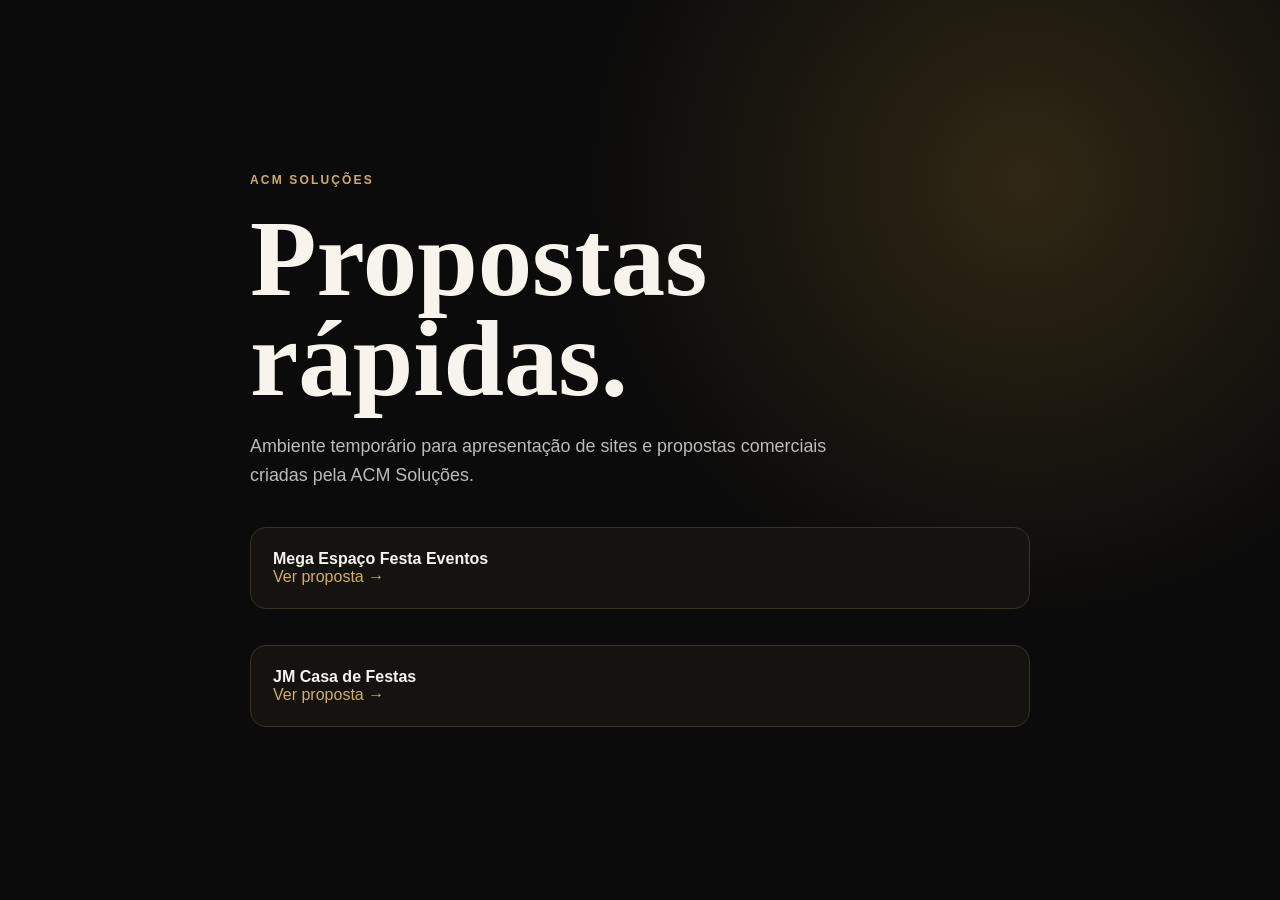
<file: index.html>
<!doctype html>
<html lang="pt-BR">
<head>
  <meta charset="utf-8">
  <meta name="viewport" content="width=device-width, initial-scale=1">
  <meta name="robots" content="noindex,nofollow">
  <title>ACM Propostas</title>
  <style>
    :root{color-scheme:dark;font-family:Arial,sans-serif;background:#0b0b0b;color:#f7f4ed}*{box-sizing:border-box}body{margin:0;min-height:100vh;display:grid;place-items:center;background:radial-gradient(circle at 80% 20%,#302714 0,transparent 35%),#0b0b0b}.box{width:min(780px,calc(100% - 40px));padding:64px 0}.tag{color:#d3ae5d;font-weight:800;letter-spacing:.18em;text-transform:uppercase;font-size:.75rem}h1{font:700 clamp(3rem,9vw,6.8rem)/.92 Georgia,serif;margin:22px 0}p{max-width:620px;color:#bbb;font-size:1.12rem;line-height:1.65}.card{display:block;margin-top:36px;padding:22px;border:1px solid #373127;border-radius:16px;color:inherit;text-decoration:none;background:#15130f}.card span{color:#d3ae5d}.card:hover{border-color:#d3ae5d}
  </style>
</head>
<body>
  <main class="box">
    <div class="tag">ACM Soluções</div>
    <h1>Propostas rápidas.</h1>
    <p>Ambiente temporário para apresentação de sites e propostas comerciais criadas pela ACM Soluções.</p>
    <a class="card" href="sites/mega-espaco-festa-eventos/"><strong>Mega Espaço Festa Eventos</strong><br><span>Ver proposta →</span></a>
    <a class="card" href="sites/jm-casa-de-festas/"><strong>JM Casa de Festas</strong><br><span>Ver proposta →</span></a>
  </main>
</body>
</html>
</file>
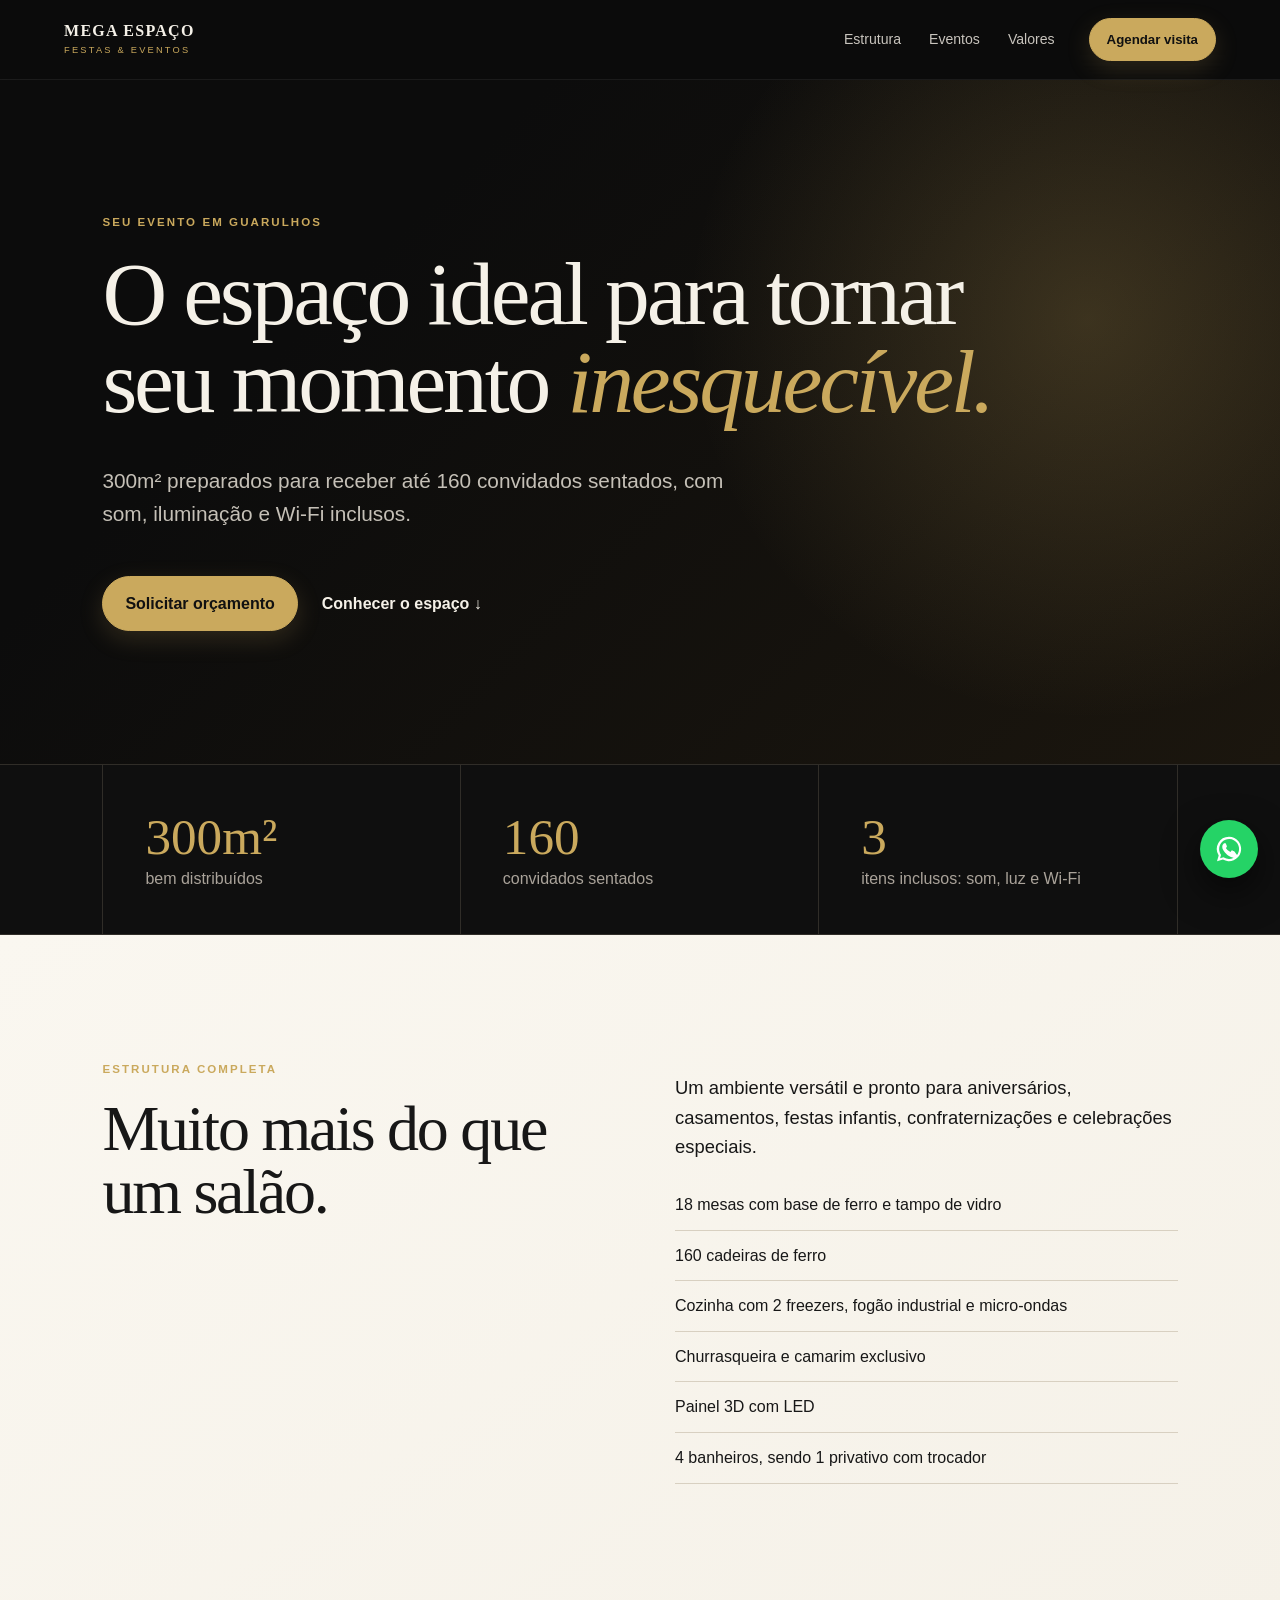
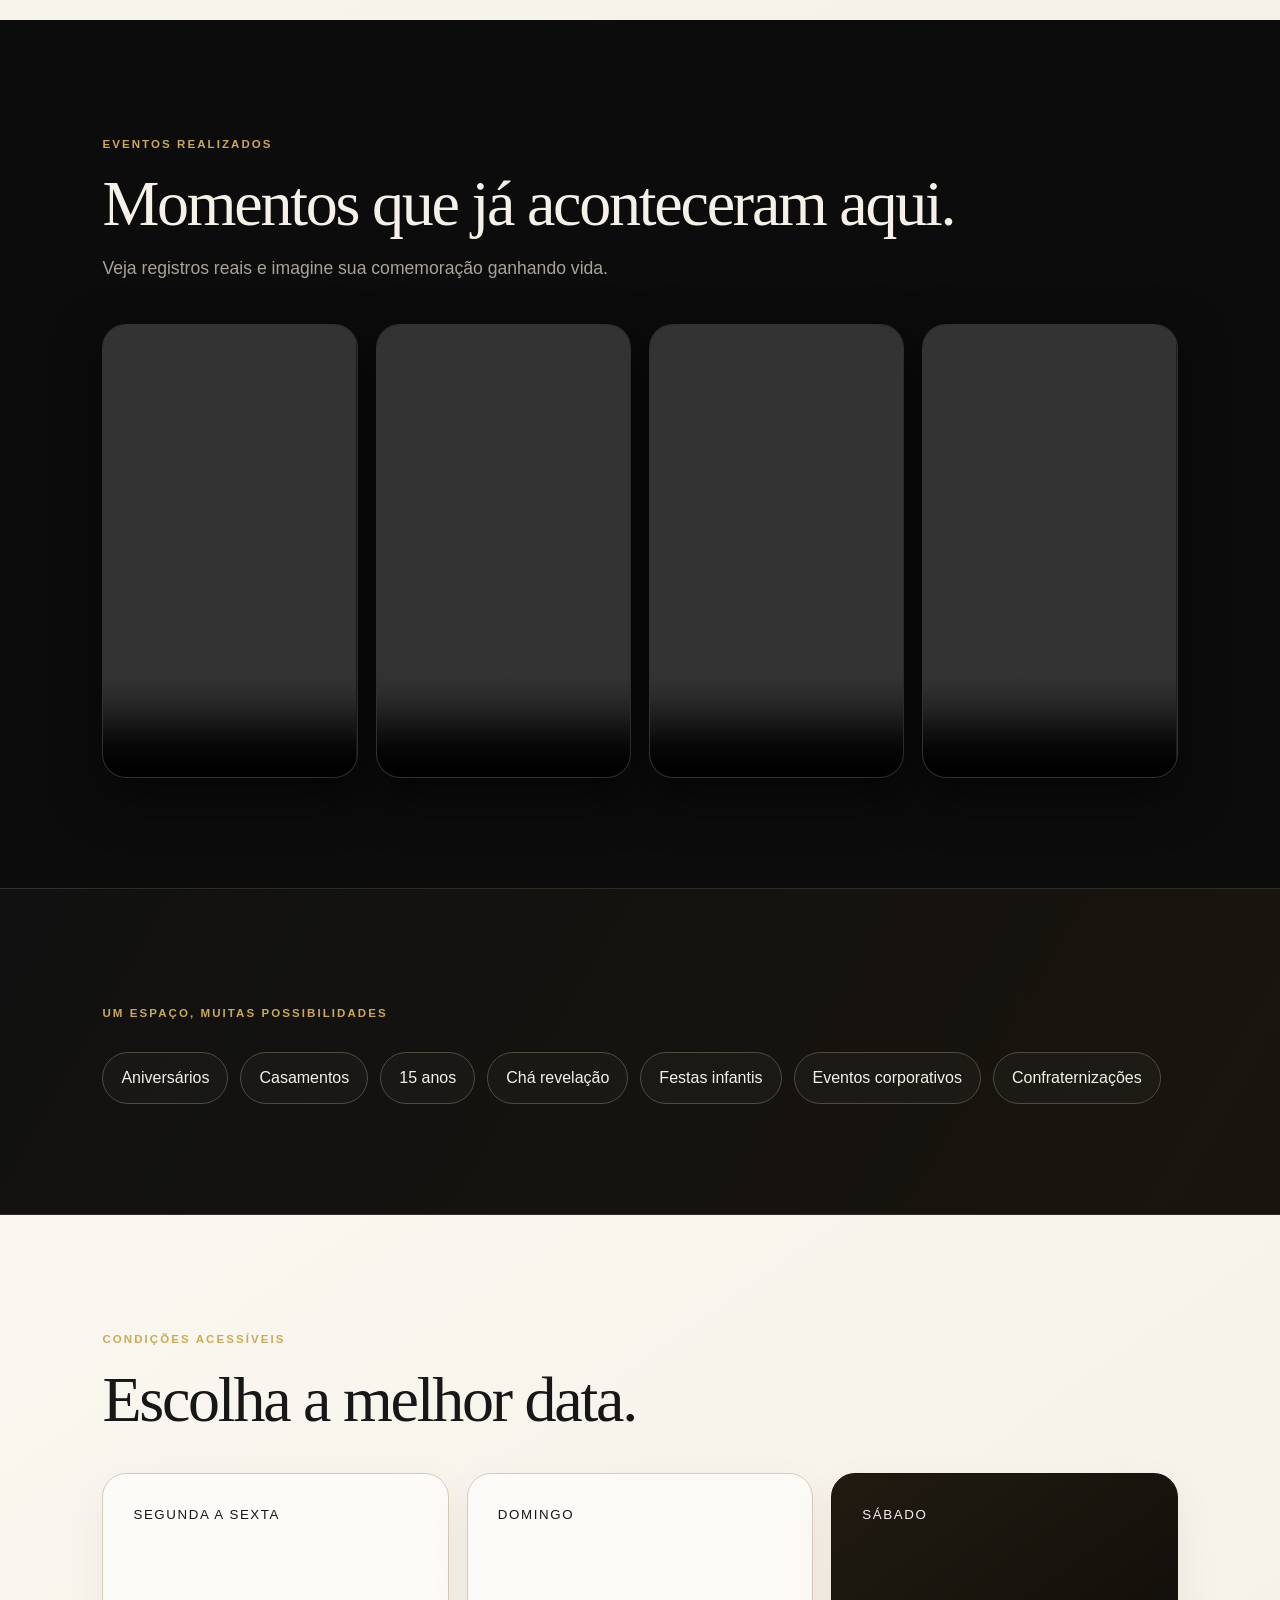
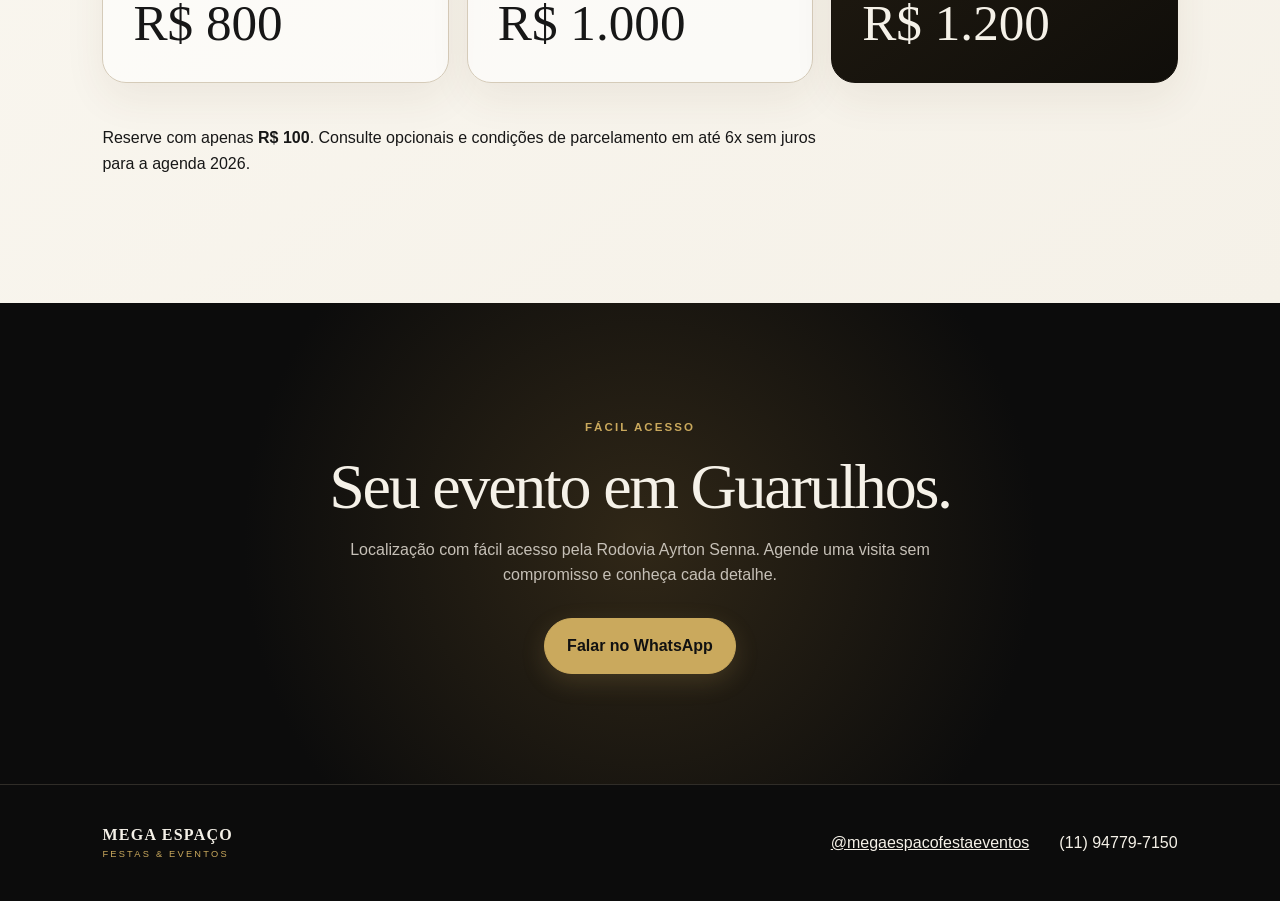
<file: sites/mega-espaco-festa-eventos/index.html>
<!doctype html>
<html lang="pt-BR">
<head>
  <meta charset="utf-8">
  <meta name="viewport" content="width=device-width, initial-scale=1">
  <meta name="robots" content="noindex,nofollow">
  <meta name="theme-color" content="#0c0c0c">
  <meta name="description" content="Mega Espaço Festa Eventos em Guarulhos: 300m², até 160 convidados, som, iluminação e Wi-Fi inclusos.">
  <title>Mega Espaço Festa Eventos | Guarulhos</title>
  <link rel="stylesheet" href="style.css">
</head>
<body>
  <header class="header">
    <a class="brand" href="#inicio" aria-label="Mega Espaço - início"><b>MEGA ESPAÇO</b><small>FESTAS &amp; EVENTOS</small></a>
    <nav aria-label="Navegação principal"><a href="#estrutura">Estrutura</a><a href="#eventos">Eventos</a><a href="#valores">Valores</a></nav>
    <a class="button button-small" href="https://wa.me/5511947797150?text=Olá!%20Gostaria%20de%20agendar%20uma%20visita%20ao%20Mega%20Espaço." target="_blank" rel="noopener">Agendar visita</a>
  </header>

  <main>
    <section class="hero" id="inicio">
      <div class="eyebrow">Seu evento em Guarulhos</div>
      <h1>O espaço ideal para tornar seu momento <em>inesquecível.</em></h1>
      <p>300m² preparados para receber até 160 convidados sentados, com som, iluminação e Wi-Fi inclusos.</p>
      <div class="actions"><a class="button" href="https://wa.me/5511947797150?text=Olá!%20Quero%20solicitar%20um%20orçamento%20para%20meu%20evento." target="_blank" rel="noopener">Solicitar orçamento</a><a class="text-link" href="#eventos">Conhecer o espaço ↓</a></div>
    </section>

    <section class="numbers" aria-label="Números do espaço">
      <div><strong>300m²</strong><span>bem distribuídos</span></div>
      <div><strong>160</strong><span>convidados sentados</span></div>
      <div><strong>3</strong><span>itens inclusos: som, luz e Wi-Fi</span></div>
    </section>

    <section class="split" id="estrutura">
      <div><span class="section-label">Estrutura completa</span><h2>Muito mais do que um salão.</h2></div>
      <div><p>Um ambiente versátil e pronto para aniversários, casamentos, festas infantis, confraternizações e celebrações especiais.</p><ul><li>18 mesas com base de ferro e tampo de vidro</li><li>160 cadeiras de ferro</li><li>Cozinha com 2 freezers, fogão industrial e micro-ondas</li><li>Churrasqueira e camarim exclusivo</li><li>Painel 3D com LED</li><li>4 banheiros, sendo 1 privativo com trocador</li></ul></div>
    </section>

    <section class="events" id="eventos">
      <span class="section-label">Eventos realizados</span>
      <h2>Momentos que já aconteceram aqui.</h2>
      <p>Veja registros reais e imagine sua comemoração ganhando vida.</p>
      <div class="video-grid">
        <video controls preload="metadata" playsinline aria-label="Evento realizado no Mega Espaço 1"><source src="media/evento-1.mp4" type="video/mp4"></video>
        <video controls preload="metadata" playsinline aria-label="Evento realizado no Mega Espaço 2"><source src="media/evento-2.mp4" type="video/mp4"></video>
        <video controls preload="metadata" playsinline aria-label="Evento realizado no Mega Espaço 3"><source src="media/evento-3.mp4" type="video/mp4"></video>
        <video controls preload="metadata" playsinline aria-label="Evento realizado no Mega Espaço 4"><source src="media/evento-4.mp4" type="video/mp4"></video>
      </div>
    </section>

    <section class="occasion"><span class="section-label">Um espaço, muitas possibilidades</span><div class="chips"><span>Aniversários</span><span>Casamentos</span><span>15 anos</span><span>Chá revelação</span><span>Festas infantis</span><span>Eventos corporativos</span><span>Confraternizações</span></div></section>

    <section class="pricing" id="valores">
      <span class="section-label">Condições acessíveis</span><h2>Escolha a melhor data.</h2>
      <div class="price-grid"><article><small>Segunda a sexta</small><strong>R$ 800</strong></article><article><small>Domingo</small><strong>R$ 1.000</strong></article><article class="featured"><small>Sábado</small><strong>R$ 1.200</strong></article></div>
      <p>Reserve com apenas <b>R$ 100</b>. Consulte opcionais e condições de parcelamento em até 6x sem juros para a agenda 2026.</p>
    </section>

    <section class="location"><span class="section-label">Fácil acesso</span><h2>Seu evento em Guarulhos.</h2><p>Localização com fácil acesso pela Rodovia Ayrton Senna. Agende uma visita sem compromisso e conheça cada detalhe.</p><a class="button" href="https://wa.me/5511947797150?text=Olá!%20Gostaria%20de%20agendar%20uma%20visita%20sem%20compromisso." target="_blank" rel="noopener">Falar no WhatsApp</a></section>
  </main>

  <footer><div class="brand"><b>MEGA ESPAÇO</b><small>FESTAS &amp; EVENTOS</small></div><a href="https://instagram.com/megaespacofestaeventos" target="_blank" rel="noopener">@megaespacofestaeventos</a><span>(11) 94779-7150</span></footer>
  <a class="floating" href="https://wa.me/5511947797150?text=Olá!%20Quero%20saber%20mais%20sobre%20o%20Mega%20Espaço." target="_blank" rel="noopener" aria-label="Falar no WhatsApp"><svg viewBox="0 0 32 32" aria-hidden="true"><path d="M16 3a13 13 0 0 0-11 19.9L3.2 29l6.3-1.7A13 13 0 1 0 16 3Zm0 23.6c-2 0-3.8-.5-5.4-1.5l-.4-.2-3.7 1 1-3.6-.2-.4a10.6 10.6 0 1 1 8.7 4.7Zm5.8-8c-.3-.2-1.9-1-2.2-1.1-.3-.1-.5-.2-.8.2l-1 1.2c-.2.3-.4.3-.7.1a8.7 8.7 0 0 1-4.3-3.8c-.3-.5.3-.5.9-1.7.1-.2 0-.5 0-.7l-1-2.4c-.2-.6-.5-.5-.8-.5h-.7c-.3 0-.7.1-1 .5-.4.4-1.4 1.4-1.4 3.4s1.5 4 1.7 4.3c.2.3 2.9 4.4 7 6.1 2.6 1.1 3.6 1.2 4.9 1 .8-.1 1.9-.8 2.2-1.5.3-.8.3-1.4.2-1.5-.1-.2-.4-.3-.7-.4Z"/></svg></a>
</body>
</html>
</file>
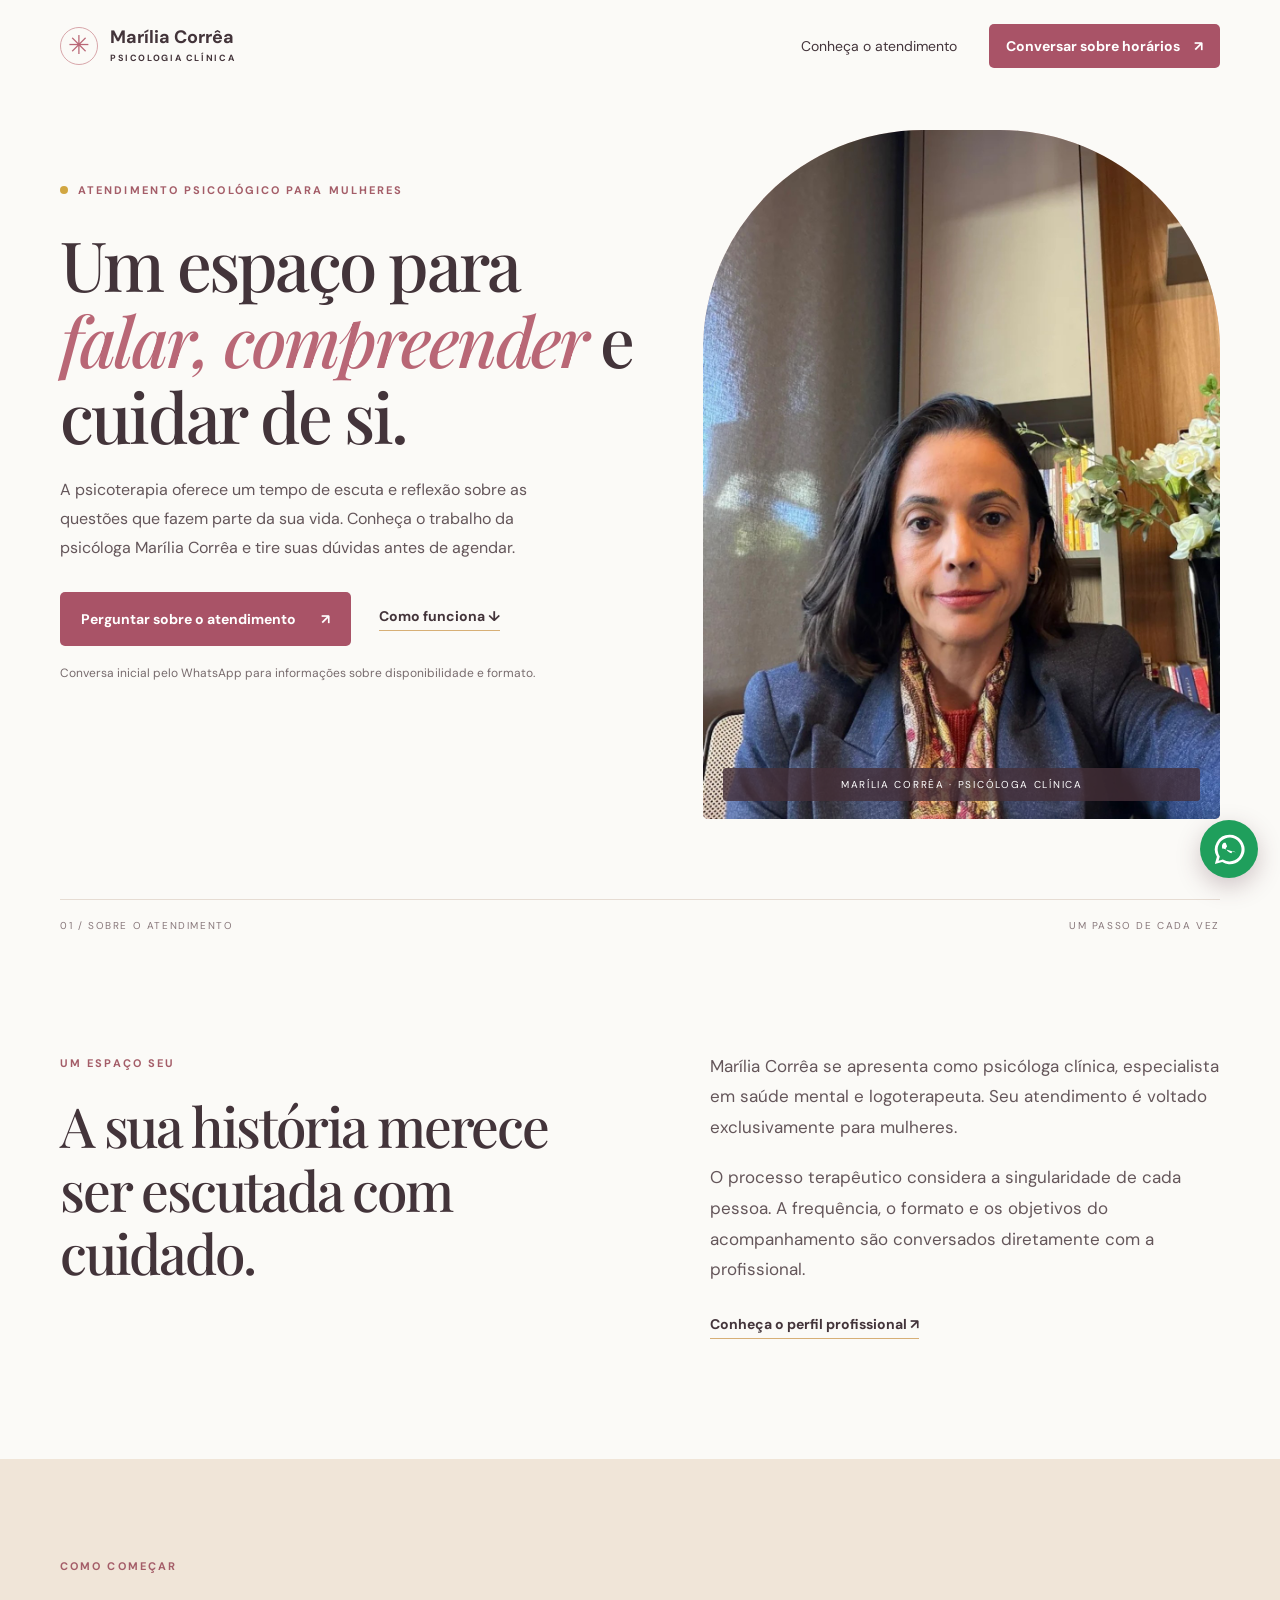
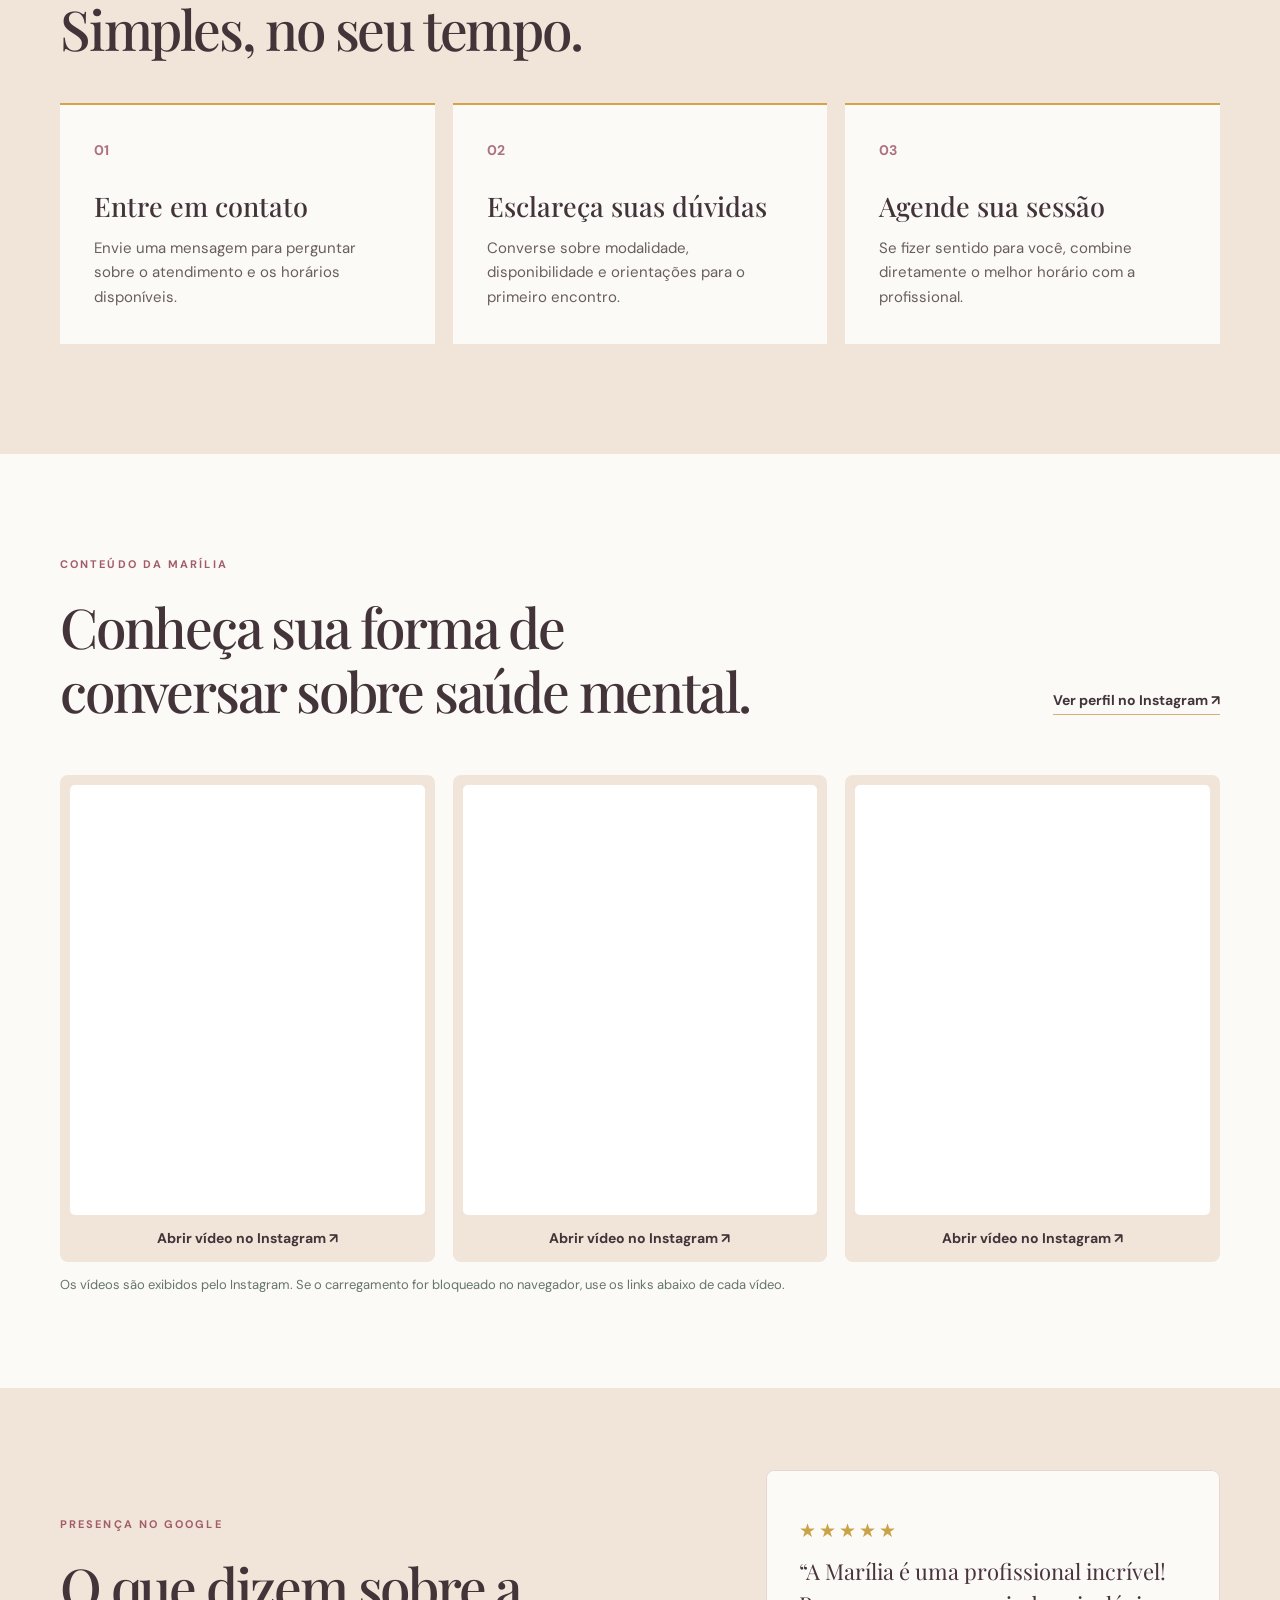
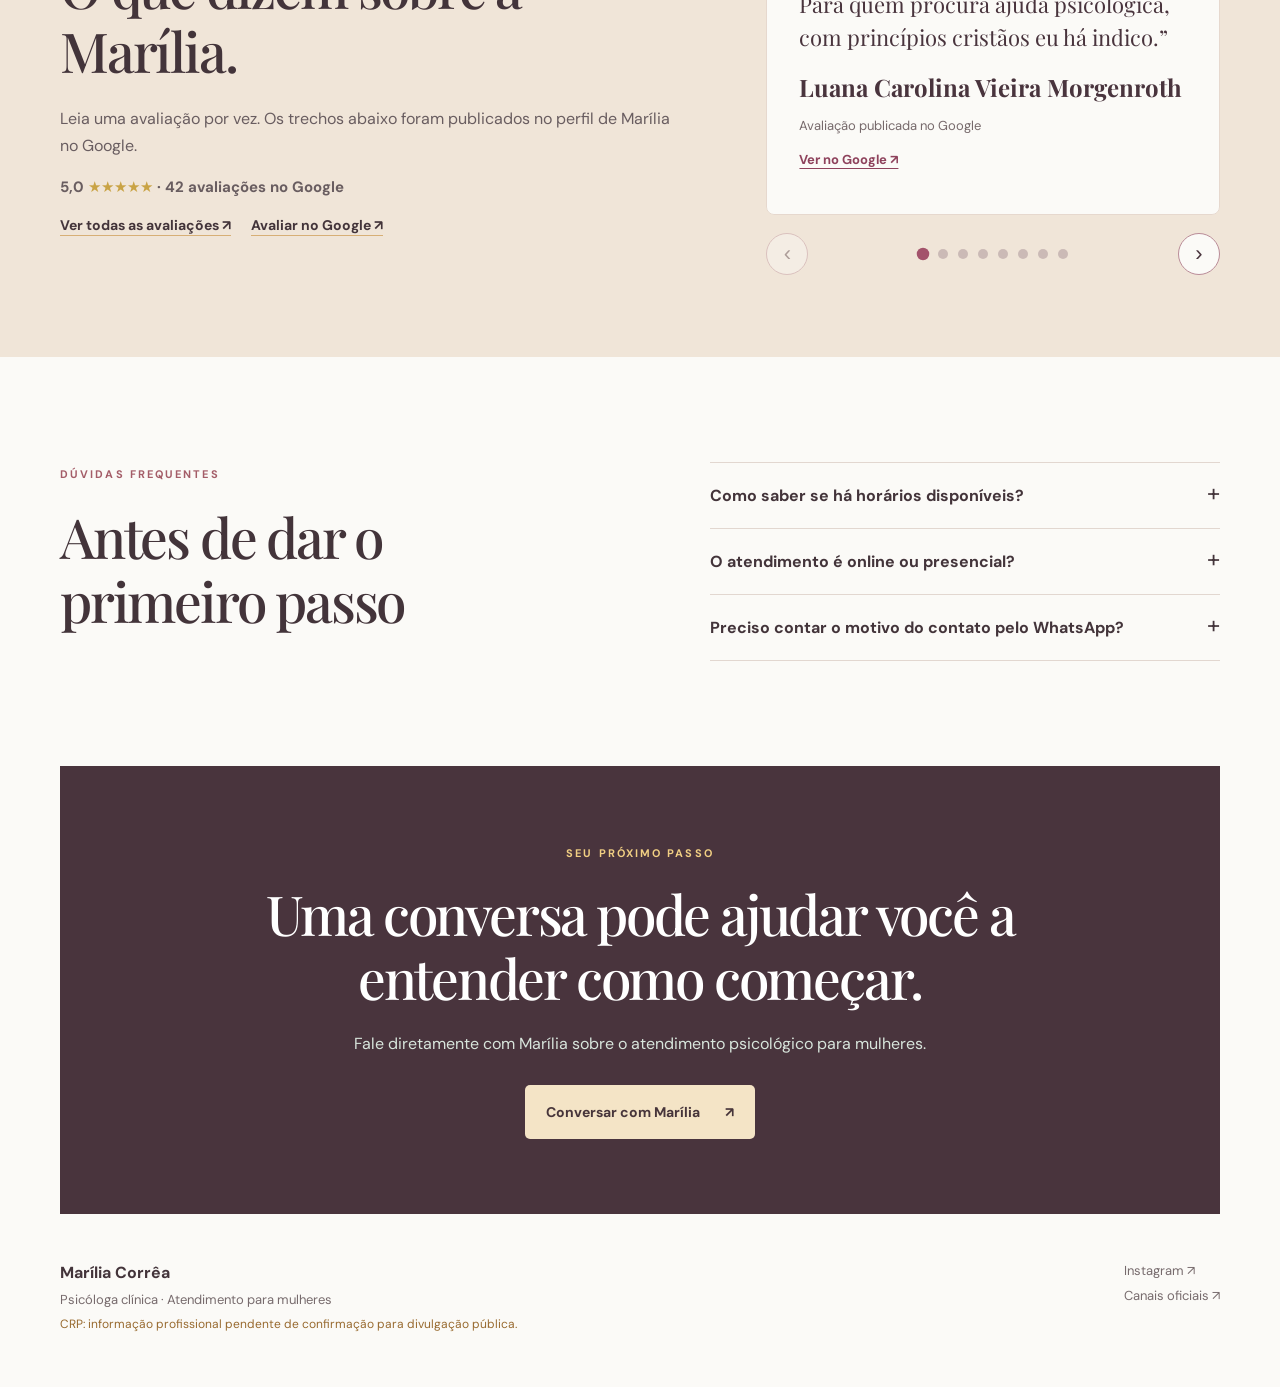
<file: sites/psi-marilia-correa/index.html>
<!doctype html>
<html lang="pt-BR">
<head>
  <meta charset="utf-8">
  <meta name="viewport" content="width=device-width,initial-scale=1">
  <meta name="robots" content="noindex,nofollow">
  <meta name="theme-color" content="#263a37">
  <meta name="description" content="Conheça o atendimento psicológico para mulheres de Marília Corrêa e converse diretamente para saber sobre horários e modalidade.">
  <title>Marília Corrêa | Psicologia clínica para mulheres</title>
  <link rel="stylesheet" href="styles.css">
<style>
  .reviews-carousel{min-width:0}.reviews-viewport{display:flex;overflow-x:auto;scroll-snap-type:x mandatory;scroll-behavior:smooth;scrollbar-width:none;border-radius:8px}.reviews-viewport::-webkit-scrollbar{display:none}.review-slide{flex:0 0 100%;scroll-snap-align:start;box-sizing:border-box}.review-slide .rating-card{height:100%;box-sizing:border-box;min-height:320px;display:flex;flex-direction:column;justify-content:center}.review-slide h3{font-family:'Playfair Display',Georgia,serif;font-size:24px;line-height:1.25;margin:0 0 12px;color:#49343d}.review-slide .rating-actions{margin-top:10px}.review-quote{font-family:'Playfair Display',Georgia,serif;font-size:22px;line-height:1.5;color:#49343d;margin:12px 0 18px}.review-stars{color:#c9a345;letter-spacing:3px;font-size:19px}.review-source{font-size:13px;color:#76696b}.review-footer{display:flex;align-items:center;justify-content:space-between;gap:16px;flex-wrap:wrap}.review-footer a{color:#8e425c;font-weight:700;font-size:13px;text-decoration:underline;text-underline-offset:4px}.reviews-summary{font-size:15px;font-weight:700}.reviews-summary span{color:#c9a345}.reviews-controls{display:flex;align-items:center;justify-content:space-between;gap:14px;margin-top:18px}.reviews-controls button{cursor:pointer;border:1px solid #b98b97;border-radius:50%;background:#fbfaf7;color:#49343d;width:42px;height:42px;font-size:22px;line-height:1}.reviews-controls button:hover,.reviews-controls button:focus-visible{background:#a3536b;color:white}.reviews-controls button:disabled{opacity:.4;cursor:default}.reviews-dots{display:flex;gap:10px;align-items:center}.reviews-dots button{width:10px;height:10px;border:0;background:#cbbab6;padding:0}.reviews-dots button[aria-current="true"]{background:#a3536b;transform:scale(1.25)}.reviews-viewport:focus-visible{outline:3px solid #a3536b;outline-offset:3px}@media(max-width:850px){.review-slide .rating-card{min-height:310px}.review-quote{font-size:20px}}
</style>
</head>
<body>
  <header class="header wrap">
    <a class="brand" href="#inicio" aria-label="Marília Corrêa, início"><span class="brand-icon" aria-hidden="true">✳</span><span>Marília Corrêa<small>PSICOLOGIA CLÍNICA</small></span></a>
    <a class="nav-link" href="#sobre">Conheça o atendimento</a>
    <a class="button button-small" href="https://wa.me/5537998318020?text=Ol%C3%A1%2C%20Mar%C3%ADlia.%20Gostaria%20de%20saber%20sobre%20o%20atendimento%20psicol%C3%B3gico." target="_blank" rel="noopener noreferrer">Conversar sobre horários <span aria-hidden="true">↗</span></a>
  </header>

  <main id="inicio">
    <section class="hero wrap" aria-labelledby="hero-title">
      <div class="hero-copy">
        <span class="eyebrow"><span class="dot"></span> ATENDIMENTO PSICOLÓGICO PARA MULHERES</span>
        <h1 id="hero-title">Um espaço para <em>falar, compreender</em> e cuidar de si.</h1>
        <p>A psicoterapia oferece um tempo de escuta e reflexão sobre as questões que fazem parte da sua vida. Conheça o trabalho da psicóloga Marília Corrêa e tire suas dúvidas antes de agendar.</p>
        <div class="hero-actions">
          <a class="button" href="https://wa.me/5537998318020?text=Ol%C3%A1%2C%20Mar%C3%ADlia.%20Gostaria%20de%20saber%20sobre%20o%20atendimento%20psicol%C3%B3gico." target="_blank" rel="noopener noreferrer">Perguntar sobre o atendimento <span aria-hidden="true">↗</span></a>
          <a class="text-link" href="#como-funciona">Como funciona <span aria-hidden="true">↓</span></a>
        </div>
        <p class="micro">Conversa inicial pelo WhatsApp para informações sobre disponibilidade e formato.</p>
      </div>
      <div class="visual">
        <img class="portrait" src="marilia-correa.jpg" alt="Retrato da psicóloga Marília Corrêa" width="1152" height="1536" fetchpriority="high">
        <span class="visual-caption">MARÍLIA CORRÊA · PSICÓLOGA CLÍNICA</span>
      </div>
    </section>

    <div class="divider wrap"><span>01 / SOBRE O ATENDIMENTO</span><span>UM PASSO DE CADA VEZ</span></div>
    <section class="section wrap intro" id="sobre" aria-labelledby="sobre-title">
      <div><span class="section-tag">UM ESPAÇO SEU</span><h2 id="sobre-title">A sua história merece ser escutada com cuidado.</h2></div>
      <div><p>Marília Corrêa se apresenta como psicóloga clínica, especialista em saúde mental e logoterapeuta. Seu atendimento é voltado exclusivamente para mulheres.</p><p>O processo terapêutico considera a singularidade de cada pessoa. A frequência, o formato e os objetivos do acompanhamento são conversados diretamente com a profissional.</p><a class="inline-link" href="https://www.instagram.com/psi.mariliacorrea/" target="_blank" rel="noopener noreferrer">Conheça o perfil profissional <span aria-hidden="true">↗</span></a></div>
    </section>

    <section class="steps" id="como-funciona" aria-labelledby="steps-title"><div class="wrap"><span class="section-tag">COMO COMEÇAR</span><h2 id="steps-title">Simples, no seu tempo.</h2><div class="step-grid"><article><span>01</span><h3>Entre em contato</h3><p>Envie uma mensagem para perguntar sobre o atendimento e os horários disponíveis.</p></article><article><span>02</span><h3>Esclareça suas dúvidas</h3><p>Converse sobre modalidade, disponibilidade e orientações para o primeiro encontro.</p></article><article><span>03</span><h3>Agende sua sessão</h3><p>Se fizer sentido para você, combine diretamente o melhor horário com a profissional.</p></article></div></div></section>

    <section class="videos wrap" aria-labelledby="videos-title"><div class="videos-heading"><div><span class="section-tag">CONTEÚDO DA MARÍLIA</span><h2 id="videos-title">Conheça sua forma de conversar sobre saúde mental.</h2></div><a class="inline-link" href="https://www.instagram.com/psi.mariliacorrea/" target="_blank" rel="noopener noreferrer">Ver perfil no Instagram ↗</a></div><div class="video-grid">
      <article class="video-card"><iframe title="Vídeo de Marília Corrêa no Instagram 1" src="https://www.instagram.com/reel/Ddcip65P3c7/embed/" loading="lazy" allowfullscreen></iframe><a href="https://www.instagram.com/reel/Ddcip65P3c7/" target="_blank" rel="noopener noreferrer">Abrir vídeo no Instagram ↗</a></article>
      <article class="video-card"><iframe title="Vídeo de Marília Corrêa no Instagram 2" src="https://www.instagram.com/reel/DdYxadUpgoX/embed/" loading="lazy" allowfullscreen></iframe><a href="https://www.instagram.com/reel/DdYxadUpgoX/" target="_blank" rel="noopener noreferrer">Abrir vídeo no Instagram ↗</a></article>
      <article class="video-card"><iframe title="Vídeo de Marília Corrêa no Instagram 3" src="https://www.instagram.com/reel/DdWP-hmJmbc/embed/" loading="lazy" allowfullscreen></iframe><a href="https://www.instagram.com/reel/DdWP-hmJmbc/" target="_blank" rel="noopener noreferrer">Abrir vídeo no Instagram ↗</a></article>
    </div><p class="video-note">Os vídeos são exibidos pelo Instagram. Se o carregamento for bloqueado no navegador, use os links abaixo de cada vídeo.</p></section>

    <section class="google-reviews" aria-labelledby="google-reviews-title"><div class="wrap reviews-inner"><div><span class="section-tag">PRESENÇA NO GOOGLE</span><h2 id="google-reviews-title">O que dizem sobre a Marília.</h2><p>Leia uma avaliação por vez. Os trechos abaixo foram publicados no perfil de Marília no Google.</p><p class="reviews-summary">5,0 <span aria-label="cinco estrelas">★★★★★</span> · 42 avaliações no Google</p><div class="rating-actions"><a class="review-quick" href="https://www.google.com/maps/place/Mar%C3%ADlia+Corr%C3%AAa-+Psic%C3%B3loga+e+Logoterapeuta/@-14.4095261,-51.3168626,4z/data=!3m1!4b1!4m6!3m5!1s0xa0d39cb2d8b415:0xde1508990ba8600b!8m2!3d-14.4095262!4d-51.3168626!16s%2Fg%2F11zg20mftn?hl=pt-BR&amp;entry=ttu" target="_blank" rel="noopener noreferrer">Ver todas as avaliações ↗</a><a class="review-quick" href="https://www.google.com/maps/place/Mar%C3%ADlia+Corr%C3%AAa-+Psic%C3%B3loga+e+Logoterapeuta/@-14.4095261,-51.3168626,4z/data=!3m1!4b1!4m6!3m5!1s0xa0d39cb2d8b415:0xde1508990ba8600b!8m2!3d-14.4095262!4d-51.3168626!16s%2Fg%2F11zg20mftn?hl=pt-BR&amp;entry=ttu" target="_blank" rel="noopener noreferrer">Avaliar no Google ↗</a></div></div><div class="reviews-carousel" role="region" aria-roledescription="carrossel" aria-label="Avaliações de Marília no Google"><div class="reviews-viewport" tabindex="0" aria-label="Avaliações individuais; deslize ou use as setas"><article class="review-slide" aria-label="Avaliação 1 de 8"><div class="rating-card"><div class="review-stars" aria-label="5 estrelas">★★★★★</div><blockquote class="review-quote">“A Marília é uma profissional incrível! Para quem procura ajuda psicológica, com princípios cristãos eu há indico.”</blockquote><div class="review-footer"><div><h3>Luana Carolina Vieira Morgenroth</h3><span class="review-source">Avaliação publicada no Google</span></div><a href="https://www.google.com/maps/contrib/106161017059892071943/reviews?hl=pt-BR" target="_blank" rel="noopener noreferrer" aria-label="Ver avaliações de Luana Carolina Vieira Morgenroth no Google">Ver no Google ↗</a></div></div></article><article class="review-slide" aria-label="Avaliação 2 de 8"><div class="rating-card"><div class="review-stars" aria-label="5 estrelas">★★★★★</div><blockquote class="review-quote">“Ela te convida a uma reflexão onde conseguimos descobrir em nós a nossa melhor versão!”</blockquote><div class="review-footer"><div><h3>Marcia Pena</h3><span class="review-source">Avaliação publicada no Google</span></div><a href="https://www.google.com/maps/contrib/110688646754337062669/reviews?hl=pt-BR" target="_blank" rel="noopener noreferrer" aria-label="Ver avaliações de Marcia Pena no Google">Ver no Google ↗</a></div></div></article><article class="review-slide" aria-label="Avaliação 3 de 8"><div class="rating-card"><div class="review-stars" aria-label="5 estrelas">★★★★★</div><blockquote class="review-quote">“Tive apenas uma sessão com a Marília, fui muito bem acolhida e pude perceber sua sensibilidade, profissionalismo e dedicação.”</blockquote><div class="review-footer"><div><h3>Jordane Silva</h3><span class="review-source">Avaliação publicada no Google</span></div><a href="https://www.google.com/maps/contrib/109826740720247628950/reviews?hl=pt-BR" target="_blank" rel="noopener noreferrer" aria-label="Ver avaliações de Jordane Silva no Google">Ver no Google ↗</a></div></div></article><article class="review-slide" aria-label="Avaliação 4 de 8"><div class="rating-card"><div class="review-stars" aria-label="5 estrelas">★★★★★</div><blockquote class="review-quote">“Sou muito grata pelo excelente trabalho realizado pela Marília. Sempre fui acolhida com muita empatia, profissionalismo e respeito.”</blockquote><div class="review-footer"><div><h3>Isadora Lima</h3><span class="review-source">Avaliação publicada no Google</span></div><a href="https://www.google.com/maps/contrib/103752235465344587539/reviews?hl=pt-BR" target="_blank" rel="noopener noreferrer" aria-label="Ver avaliações de Isadora Lima no Google">Ver no Google ↗</a></div></div></article><article class="review-slide" aria-label="Avaliação 5 de 8"><div class="rating-card"><div class="review-stars" aria-label="5 estrelas">★★★★★</div><blockquote class="review-quote">“A Marília é uma profissional acolhedora, ética e extremamente competente.”</blockquote><div class="review-footer"><div><h3>Rebecca Grossi</h3><span class="review-source">Avaliação publicada no Google</span></div><a href="https://www.google.com/maps/contrib/114921735112306124854/reviews?hl=pt-BR" target="_blank" rel="noopener noreferrer" aria-label="Ver avaliações de Rebecca Grossi no Google">Ver no Google ↗</a></div></div></article><article class="review-slide" aria-label="Avaliação 6 de 8"><div class="rating-card"><div class="review-stars" aria-label="5 estrelas">★★★★★</div><blockquote class="review-quote">“Marília é uma profissional excepcional! Trabalha com carinho e alma!”</blockquote><div class="review-footer"><div><h3>Julya Morais</h3><span class="review-source">Avaliação publicada no Google</span></div><a href="https://www.google.com/maps/contrib/116159424019602210685/reviews?hl=pt-BR" target="_blank" rel="noopener noreferrer" aria-label="Ver avaliações de Julya Morais no Google">Ver no Google ↗</a></div></div></article><article class="review-slide" aria-label="Avaliação 7 de 8"><div class="rating-card"><div class="review-stars" aria-label="5 estrelas">★★★★★</div><blockquote class="review-quote">“Marília é uma excelente profissional, além de ter me identificado prontamente com sua conduta, admiro muito sua capacitação técnica e pessoal.”</blockquote><div class="review-footer"><div><h3>Raquel Cortez</h3><span class="review-source">Avaliação publicada no Google</span></div><a href="https://www.google.com/maps/contrib/102228987572750709115/reviews?hl=pt-BR" target="_blank" rel="noopener noreferrer" aria-label="Ver avaliações de Raquel Cortez no Google">Ver no Google ↗</a></div></div></article><article class="review-slide" aria-label="Avaliação 8 de 8"><div class="rating-card"><div class="review-stars" aria-label="5 estrelas">★★★★★</div><blockquote class="review-quote">“A Marília teve um papel muito importante no meu processo de desenvolvimento pessoal.”</blockquote><div class="review-footer"><div><h3>Fernanda Magalhães</h3><span class="review-source">Avaliação publicada no Google</span></div><a href="https://www.google.com/maps/contrib/101855617095775382023/reviews?hl=pt-BR" target="_blank" rel="noopener noreferrer" aria-label="Ver avaliações de Fernanda Magalhães no Google">Ver no Google ↗</a></div></div></article></div><div class="reviews-controls"><button type="button" data-review-previous aria-label="Avaliação anterior">‹</button><div class="reviews-dots" aria-label="Escolher avaliação"><button type="button" data-review-dot="0" aria-label="Mostrar avaliação 1" aria-current="true"></button><button type="button" data-review-dot="1" aria-label="Mostrar avaliação 2"></button><button type="button" data-review-dot="2" aria-label="Mostrar avaliação 3"></button><button type="button" data-review-dot="3" aria-label="Mostrar avaliação 4"></button><button type="button" data-review-dot="4" aria-label="Mostrar avaliação 5"></button><button type="button" data-review-dot="5" aria-label="Mostrar avaliação 6"></button><button type="button" data-review-dot="6" aria-label="Mostrar avaliação 7"></button><button type="button" data-review-dot="7" aria-label="Mostrar avaliação 8"></button></div><button type="button" data-review-next aria-label="Próxima avaliação">›</button></div></div></div></section>

    <section class="faq wrap" aria-labelledby="faq-title"><div><span class="section-tag">DÚVIDAS FREQUENTES</span><h2 id="faq-title">Antes de dar o primeiro passo</h2></div><div class="faq-list"><details><summary>Como saber se há horários disponíveis?</summary><p>Envie uma mensagem pelo botão de contato. A disponibilidade é confirmada diretamente pela profissional.</p></details><details><summary>O atendimento é online ou presencial?</summary><p>Confirme as modalidades oferecidas no contato inicial com a Marília.</p></details><details><summary>Preciso contar o motivo do contato pelo WhatsApp?</summary><p>Você pode começar apenas perguntando sobre o atendimento. Compartilhe informações pessoais no canal e no momento em que se sentir confortável.</p></details></div></section>

    <section class="closing wrap"><span class="section-tag">SEU PRÓXIMO PASSO</span><h2>Uma conversa pode ajudar você a entender como começar.</h2><p>Fale diretamente com Marília sobre o atendimento psicológico para mulheres.</p><a class="button button-light" href="https://wa.me/5537998318020?text=Ol%C3%A1%2C%20Mar%C3%ADlia.%20Gostaria%20de%20saber%20sobre%20o%20atendimento%20psicol%C3%B3gico." target="_blank" rel="noopener noreferrer">Conversar com Marília <span aria-hidden="true">↗</span></a></section>
  </main>
  <footer class="footer wrap"><div><strong>Marília Corrêa</strong><span>Psicóloga clínica · Atendimento para mulheres</span><span class="review-note">CRP: informação profissional pendente de confirmação para divulgação pública.</span></div><div><a href="https://www.instagram.com/psi.mariliacorrea/" target="_blank" rel="noopener noreferrer">Instagram ↗</a><a href="https://linktr.ee/psi.mariliacorrea" target="_blank" rel="noopener noreferrer">Canais oficiais ↗</a></div></footer>
  <a class="floating-whatsapp" href="https://wa.me/5537998318020?text=Ol%C3%A1%2C%20Mar%C3%ADlia.%20Gostaria%20de%20saber%20sobre%20o%20atendimento%20psicol%C3%B3gico." target="_blank" rel="noopener noreferrer" aria-label="Conversar com Marília pelo WhatsApp"><svg viewBox="0 0 32 32" fill="currentColor" aria-hidden="true"><path d="M16 .8A15.1 15.1 0 0 0 3 23.6L.9 31l7.6-2A15.2 15.2 0 1 0 16 .8Zm0 27.5a12.3 12.3 0 0 1-6.3-1.7l-.5-.3-4.5 1.2L6 23.1l-.3-.5A12.3 12.3 0 1 1 16 28.3Zm6.7-9.2c-.4-.2-2.2-1.1-2.5-1.2-.4-.1-.6-.2-.9.2-.3.4-1 1.2-1.2 1.5-.2.2-.4.3-.8.1-.4-.2-1.6-.6-3-1.9-1.1-1-1.9-2.3-2.1-2.7-.2-.4 0-.6.2-.8l.6-.7.4-.6c.1-.2.1-.4 0-.6l-1.2-2.8c-.3-.7-.5-.6-.8-.6h-.7c-.3 0-.7.1-1.1.5s-1.4 1.4-1.4 3.3 1.5 3.8.3 1.9 2.1 4.4c1.8 2.4 4.1 3.4 4.6 3.7.5.2 1 .4 1.5.5 1.9.6 3.7.5 5-.3.9-.6 1.5-1.7 1.7-2.4.2-.7.2-1.3.1-1.4-.1-.1-.3-.2-.7-.4Z"/></svg></a>
<script>
  (() => { const carousel = document.querySelector('.reviews-carousel'); if (!carousel) return; const viewport = carousel.querySelector('.reviews-viewport'); const dots = [...carousel.querySelectorAll('[data-review-dot]')]; const previous = carousel.querySelector('[data-review-previous]'); const next = carousel.querySelector('[data-review-next]'); let current = 0; const update = index => { current = Math.max(0, Math.min(dots.length - 1, index)); dots.forEach((dot, i) => { if (i === current) dot.setAttribute('aria-current', 'true'); else dot.removeAttribute('aria-current'); }); previous.disabled = current === 0; next.disabled = current === dots.length - 1; }; const go = index => { update(index); viewport.scrollTo({ left: viewport.clientWidth * current, behavior: 'smooth' }); }; previous.addEventListener('click', () => go(current - 1)); next.addEventListener('click', () => go(current + 1)); dots.forEach((dot, index) => dot.addEventListener('click', () => go(index))); viewport.addEventListener('scroll', () => { const index = Math.round(viewport.scrollLeft / viewport.clientWidth); if (index !== current) update(index); }, { passive: true }); viewport.addEventListener('keydown', event => { if (event.key === 'ArrowRight' || event.key === 'ArrowLeft') { event.preventDefault(); go(current + (event.key === 'ArrowRight' ? 1 : -1)); } }); update(0); })();
</script>
</body>
</html>
</file>
<file: sites/mega-espaco-festa-eventos/style.css>
:root{--black:#0c0c0c;--ink:#171717;--cream:#f5f1e8;--gold:#caa95d;--muted:#aaa39a;--line:#302d28;--serif:Georgia,"Times New Roman",serif;--sans:Arial,Helvetica,sans-serif}*{box-sizing:border-box}html{scroll-behavior:smooth}body{margin:0;background:var(--black);color:var(--cream);font-family:var(--sans);line-height:1.6}a{color:inherit}.header{position:sticky;top:0;z-index:10;display:flex;align-items:center;gap:34px;padding:18px clamp(20px,5vw,72px);border-bottom:1px solid #ffffff12;background:rgba(12,12,12,.82);backdrop-filter:blur(18px)}.brand{display:flex;flex-direction:column;text-decoration:none;line-height:1}.brand b{font-family:var(--serif);letter-spacing:.08em}.brand small{margin-top:7px;color:var(--gold);font-size:.58rem;letter-spacing:.24em}.header nav{display:flex;gap:28px;margin-left:auto}.header nav a{text-decoration:none;color:#c8c4bd;font-size:.88rem;transition:color .2s}.header nav a:hover{color:var(--gold)}.button{display:inline-flex;justify-content:center;align-items:center;padding:14px 22px;border:1px solid var(--gold);border-radius:99px;background:var(--gold);color:#111;text-decoration:none;font-weight:800;box-shadow:0 8px 24px rgba(202,169,93,.18);transition:transform .2s,box-shadow .2s}.button:hover{transform:translateY(-2px);box-shadow:0 12px 32px rgba(202,169,93,.3)}.button-small{padding:10px 17px;font-size:.83rem}.hero{min-height:76vh;display:flex;flex-direction:column;justify-content:center;padding:90px clamp(20px,8vw,120px);background:radial-gradient(circle at 85% 35%,rgba(202,169,93,.22),transparent 34%),linear-gradient(135deg,#0c0c0c 28%,#1b160e)}.eyebrow,.section-label{color:var(--gold);font-size:.72rem;font-weight:800;letter-spacing:.18em;text-transform:uppercase}.hero h1,.split h2,.events h2,.pricing h2,.location h2{font:500 clamp(2.6rem,7vw,6.7rem)/.98 var(--serif);letter-spacing:-.035em;margin:18px 0;max-width:980px}.hero h1 em{color:var(--gold);font-weight:400}.hero p{max-width:650px;color:#c5c0b7;font-size:clamp(1rem,2vw,1.3rem)}.actions{display:flex;align-items:center;gap:24px;margin-top:24px}.text-link{text-decoration:none;font-weight:700}.numbers{display:grid;grid-template-columns:repeat(3,1fr);border-block:1px solid var(--line);padding:0 clamp(20px,8vw,120px);background:#0f0f0f}.numbers div{display:flex;flex-direction:column;padding:42px;border-right:1px solid var(--line)}.numbers div:first-child{border-left:1px solid var(--line)}.numbers strong{font:500 clamp(2rem,4vw,4rem) var(--serif);color:var(--gold)}.numbers span{color:var(--muted)}.split{display:grid;grid-template-columns:1fr 1fr;gap:70px;padding:120px clamp(20px,8vw,120px);background:linear-gradient(145deg,#faf7f0,var(--cream));color:var(--ink)}.split h2{font-size:clamp(2.6rem,5vw,5rem)}.split p{font-size:1.15rem}.split ul{padding:0;list-style:none}.split li{padding:12px 0;border-bottom:1px solid #d8d0c1}.events,.pricing,.location,.occasion{padding:110px clamp(20px,8vw,120px)}.events>p{color:var(--muted);font-size:1.1rem}.events h2,.pricing h2,.location h2{font-size:clamp(2.5rem,5vw,5rem)}.video-grid{display:grid;grid-template-columns:repeat(4,1fr);gap:18px;margin-top:42px}.video-grid video{width:100%;aspect-ratio:9/16;object-fit:cover;border:1px solid #ffffff16;border-radius:24px;background:#1d1d1d;box-shadow:0 18px 50px #0008;transition:transform .25s}.video-grid video:hover{transform:translateY(-6px)}.occasion{border-block:1px solid var(--line);background:linear-gradient(120deg,#111,#19150e)}.chips{display:flex;flex-wrap:wrap;gap:12px;margin-top:28px}.chips span{padding:12px 18px;border:1px solid #514a3e;border-radius:99px;background:#ffffff06}.pricing{background:linear-gradient(145deg,#faf7f0,var(--cream));color:var(--ink)}.price-grid{display:grid;grid-template-columns:repeat(3,1fr);gap:18px;margin:42px 0}.price-grid article{display:flex;flex-direction:column;min-height:210px;justify-content:space-between;padding:30px;border:1px solid #d5cbb9;border-radius:24px;background:#fff9;box-shadow:0 16px 42px #513d1712;transition:transform .2s}.price-grid article:hover{transform:translateY(-5px)}.price-grid small{text-transform:uppercase;letter-spacing:.12em}.price-grid strong{font:500 clamp(2rem,4vw,3.6rem) var(--serif)}.price-grid .featured{background:linear-gradient(145deg,#211b11,#100e0a);color:var(--cream);border-color:#17130d}.pricing>p{max-width:720px}.location{text-align:center;background:radial-gradient(circle at 50% 50%,#302717,transparent 58%)}.location h2,.location p{margin-left:auto;margin-right:auto}.location p{max-width:620px;color:#c6c0b7;margin-bottom:30px}footer{display:flex;align-items:center;gap:30px;padding:42px clamp(20px,8vw,120px);border-top:1px solid var(--line)}footer a{margin-left:auto}.floating{position:fixed;right:22px;bottom:22px;width:58px;height:58px;border-radius:50%;display:grid;place-items:center;background:#25d366;color:#fff;text-decoration:none;box-shadow:0 14px 36px #0009;transition:transform .2s,box-shadow .2s}.floating svg{width:30px;fill:currentColor}.floating:hover{transform:translateY(-4px) scale(1.04);box-shadow:0 18px 42px #000b}.floating:focus-visible{outline:3px solid var(--cream);outline-offset:4px}@media(max-width:800px){.header nav{display:none}.header .button-small{margin-left:auto}.numbers{grid-template-columns:1fr}.numbers div,.numbers div:first-child{border-left:0;border-right:0;border-bottom:1px solid var(--line);padding:28px 0}.split{grid-template-columns:1fr;gap:24px;padding-block:80px}.video-grid{grid-template-columns:repeat(2,1fr)}.price-grid{grid-template-columns:1fr}.actions{align-items:flex-start;flex-direction:column}.hero{min-height:68vh}.events,.pricing,.location,.occasion{padding-block:80px}footer{align-items:flex-start;flex-direction:column}footer a{margin-left:0}}@media(max-width:460px){.header{padding:14px 16px}.brand b{font-size:.85rem}.button-small{padding:9px 12px}.hero{padding-block:70px}.video-grid{gap:9px}.video-grid video{border-radius:16px}.floating{right:16px;bottom:16px}}
</file>
<file: sites/psi-marilia-correa/styles.css>
@import url('https://fonts.googleapis.com/css2?family=DM+Sans:wght@400;500;600;700&family=Playfair+Display:ital,wght@0,500;0,600;1,500&display=swap');
:root{font-family:'DM Sans',sans-serif;color:#263a37;background:#f7f7f2;font-synthesis:none}*{box-sizing:border-box}html{scroll-behavior:smooth}body{margin:0}a{color:inherit}.wrap{width:min(1160px,calc(100% - 64px));margin:auto}.header{height:92px;display:flex;align-items:center;gap:32px}.brand{display:flex;align-items:center;gap:12px;text-decoration:none;font-weight:700;line-height:1.05;font-size:18px;margin-right:auto}.brand small{display:block;letter-spacing:.18em;font-size:9px;font-weight:700;margin-top:7px}.brand-icon{display:grid;place-items:center;width:38px;height:38px;border:1px solid #809b87;border-radius:50%;color:#74947e;font-size:26px}.nav-link{font-size:14px;text-decoration:none}.button{background:#283f3a;color:white;text-decoration:none;display:inline-flex;gap:25px;align-items:center;justify-content:space-between;border-radius:5px;padding:18px 21px;font-size:14px;font-weight:700;transition:transform .2s,background .2s}.button:hover{transform:translateY(-2px);background:#42645b}.button-small{padding:13px 17px;gap:14px}.hero{display:grid;grid-template-columns:1fr .9fr;align-items:stretch;gap:6%;min-height:590px;padding-top:38px;padding-bottom:80px}.hero-copy{padding-top:53px}.eyebrow,.section-tag{font-weight:700;font-size:11px;letter-spacing:.19em;color:#64816f}.eyebrow{display:flex;align-items:center;gap:10px}.dot{width:8px;height:8px;background:#779e7c;border-radius:50%}h1,h2,.quote-card p{font-family:'Playfair Display',Georgia,serif;letter-spacing:-.04em;font-weight:500}h1{font-size:clamp(47px,5.4vw,76px);line-height:1.1;margin:28px 0 23px;max-width:680px}h1 em{color:#7a9982;font-weight:500}.hero-copy>p:not(.micro){font-size:16px;line-height:1.8;color:#5b6963;max-width:490px}.hero-actions{display:flex;align-items:center;gap:28px;margin-top:30px}.text-link,.inline-link{font-size:14px;text-decoration:none;border-bottom:1px solid #8da89a;padding-bottom:5px;font-weight:700}.micro{font-size:12px;color:#7d8982;margin-top:19px}.visual{min-height:520px;background:radial-gradient(circle at 58% 45%,#c4d0bb 0,#99af9b 32%,#547b6b 74%,#344f49 100%);border-radius:220px 220px 5px 5px;position:relative;overflow:hidden;display:grid;place-items:center;padding:50px}.orb{position:absolute;border:1px solid #ffffff55;border-radius:50%;width:440px;height:440px;transform:rotate(-20deg) scaleX(1.3)}.orb-two{width:310px;height:310px;transform:rotate(22deg) scaleX(1.4)}.quote-card{z-index:1;width:min(350px,100%);padding:35px;background:#faf9f3e8;box-shadow:0 25px 80px #243e393d;transform:rotate(-3deg)}.quote-symbol{font-family:Georgia,serif;font-size:72px;color:#98af9c;line-height:.8}.quote-card p{font-size:33px;line-height:1.24;margin:10px 0 30px}.card-rule{display:block;background:#a2b4a5;width:38px;height:1px;margin-bottom:15px}.quote-card small{font-size:9px;letter-spacing:.17em;color:#667c6e;font-weight:700}.visual-caption{position:absolute;bottom:25px;color:#fff;font-size:10px;letter-spacing:.17em}.divider{border-top:1px solid #ced8cf;padding:19px 0;display:flex;justify-content:space-between;font-size:10px;letter-spacing:.16em;color:#74867c}.section{padding:100px 0 120px}.intro{display:grid;grid-template-columns:1fr 1fr;gap:12%}h2{font-size:clamp(36px,4.3vw,58px);line-height:1.16;margin:22px 0}.intro p{font-size:17px;line-height:1.8;color:#596b61;margin:0 0 20px}.inline-link{display:inline-block;margin-top:10px}.steps{background:#e9eee8;padding:95px 0 110px}.steps h2{margin-bottom:42px}.step-grid{display:grid;grid-template-columns:repeat(3,1fr);gap:18px}.step-grid article{background:#f9faf6;padding:34px;min-height:238px;border-top:2px solid #9cb49d}.step-grid span{color:#769683;font-size:14px;font-weight:700}.step-grid h3{font-family:'Playfair Display',serif;font-size:27px;font-weight:500;margin:28px 0 12px}.step-grid p{font-size:15px;line-height:1.65;color:#66756b;margin:0}.faq{padding:105px 0;display:grid;grid-template-columns:1fr 1fr;gap:12%}.faq-list{border-top:1px solid #cdd8ce}.faq details{border-bottom:1px solid #cdd8ce;padding:22px 0}.faq summary{cursor:pointer;font-size:16px;font-weight:700;list-style:none;display:flex;justify-content:space-between;gap:12px}.faq summary:after{content:'+';font-size:24px;font-weight:400;line-height:16px}.faq details[open] summary:after{content:'−'}.faq details p{color:#64736a;line-height:1.7}.closing{background:#2b433d;color:#fff;padding:75px 8%;margin-bottom:48px;text-align:center}.closing .section-tag{color:#acc8b4}.closing h2{max-width:760px;margin:20px auto}.closing p{color:#d8e5dc;line-height:1.7;margin:0 auto 28px}.button-light{background:#f2f5eb;color:#263a37}.button-light:hover{background:white;color:#263a37}.footer{display:flex;justify-content:space-between;gap:25px;padding:0 0 55px}.footer>div{display:flex;flex-direction:column;gap:8px}.footer span,.footer a{font-size:13px;color:#708078}.footer a{text-decoration:none}.footer .review-note{font-size:12px;color:#936b39}@media(max-width:850px){.wrap{width:min(100% - 36px,600px)}.header{height:76px}.nav-link{display:none}.brand{font-size:15px}.brand-icon{width:32px;height:32px}.header .button{font-size:12px;padding:11px;gap:5px}.hero{grid-template-columns:1fr;padding:15px 0 60px;gap:30px}.hero-copy{padding-top:30px}.hero h1{font-size:clamp(42px,10vw,65px)}.visual{min-height:390px;border-radius:180px 180px 5px 5px}.quote-card{width:275px}.quote-card p{font-size:28px}.intro,.faq{grid-template-columns:1fr;gap:20px;padding:70px 0}.step-grid{grid-template-columns:1fr}.step-grid article{min-height:auto}.steps{padding:70px 0}.closing{padding:65px 22px}.footer{flex-direction:column}.divider span:last-child{display:none}}@media(max-width:440px){.header .button{max-width:132px;line-height:1.25}.hero-actions{align-items:flex-start;flex-direction:column;gap:20px}.hero .button{width:100%}.hero-copy>p:not(.micro){font-size:15px}.visual{min-height:360px;padding:35px}}
/* Retrato, vídeos e contato persistente */
.visual{background:#344f49;padding:0;display:block}.portrait{display:block;width:100%;height:100%;min-height:520px;object-fit:cover;object-position:center 40%}.visual-caption{left:20px;right:20px;bottom:18px;text-align:center;padding:10px;background:#263a37bb;border-radius:3px}.videos{padding:98px 0 80px}.videos-heading{display:flex;align-items:end;justify-content:space-between;gap:36px;margin-bottom:30px}.videos-heading h2{max-width:710px}.videos-heading .inline-link{white-space:nowrap;margin-bottom:30px}.video-grid{display:grid;grid-template-columns:repeat(3,minmax(0,1fr));gap:18px}.video-card{background:#e9eee8;padding:10px;border-radius:8px;min-width:0}.video-card iframe{display:block;width:100%;height:430px;max-width:100%;border:0;background:#fff;border-radius:5px}.video-card>a{display:block;padding:14px 5px 5px;text-align:center;text-decoration:none;font-size:14px;font-weight:700}.video-card>a:hover{text-decoration:underline}.video-note{font-size:13px;line-height:1.6;color:#66756b}.floating-whatsapp{position:fixed;right:22px;bottom:22px;z-index:20;display:grid;place-items:center;width:58px;height:58px;border-radius:50%;background:#1f9f5c;color:#fff;box-shadow:0 8px 25px #193e3080;transition:transform .2s,background .2s}.floating-whatsapp:hover{background:#188a4e;transform:translateY(-3px)}.floating-whatsapp svg{width:31px;height:31px}@media(max-width:850px){.portrait{min-height:390px}.videos{padding:70px 0}.videos-heading{display:block}.videos-heading .inline-link{display:inline-block;margin:0 0 22px}.video-grid{grid-template-columns:1fr;max-width:450px;margin:auto}.video-card iframe{height:540px}.floating-whatsapp{width:54px;height:54px;right:16px;bottom:16px}}@media(max-width:440px){.portrait{min-height:360px}.video-card iframe{height:500px}.closing{padding-bottom:85px}}
/* Paleta acolhedora: rosa, amarelo, bege e gelo */
:root{color:#43343a;background:#fbfaf7}body{background:#fbfaf7;color:#43343a}.brand-icon{border-color:#d8a6aa;color:#b96776}.button{background:#a95367}.button:hover{background:#914355}.eyebrow,.section-tag{color:#a45d68}.dot{background:#d1a641}h1 em{color:#b96776}.hero-copy>p:not(.micro),.intro p{color:#64565a}.text-link,.inline-link{border-color:#d7af76}.micro,.footer span,.footer a{color:#776b6d}.visual{background:#e8c8c3}.visual-caption{background:#452f38c9}.divider{border-color:#e6dcd3;color:#87777a}.steps{background:#f0e5d8}.step-grid article{background:#fbfaf7;border-color:#d5a34b}.step-grid span{color:#ae7180}.step-grid p,.faq details p{color:#695d60}.faq-list,.faq details{border-color:#e2d7d0}.closing{background:#49343d}.closing .section-tag{color:#f1cf83}.button-light{background:#f4e4c6;color:#47353a}.button-light:hover{background:#fff0d5;color:#47353a}.video-card{background:#f0e5d8}.floating-whatsapp{box-shadow:0 8px 25px #55323b44}.footer .review-note{color:#986a2f}
.google-reviews{background:#f0e5d8;padding:82px 0}.reviews-inner{display:grid;grid-template-columns:1.15fr .85fr;align-items:center;gap:8%}.google-reviews h2{max-width:640px}.google-reviews p{color:#695d60;line-height:1.7}.rating-card{background:#fbfaf7;padding:30px 32px;border:1px solid #e6d8ce;border-radius:8px}.rating-score{font-family:'Playfair Display',Georgia,serif;font-size:44px;color:#49343d}.rating-score span{font-family:'DM Sans',sans-serif;font-size:20px;color:#d1a641;letter-spacing:2px;vertical-align:middle;margin-left:8px}.rating-card>p{margin:2px 0 20px;font-size:14px}.rating-actions{display:flex;align-items:center;gap:20px;flex-wrap:wrap}.rating-actions .button{padding:14px 17px}.review-quick{font-weight:700;font-size:14px;text-decoration:underline;text-decoration-color:#d7af76;text-underline-offset:5px}@media(max-width:850px){.google-reviews{padding:68px 0}.reviews-inner{grid-template-columns:1fr;gap:20px}}
</file>
